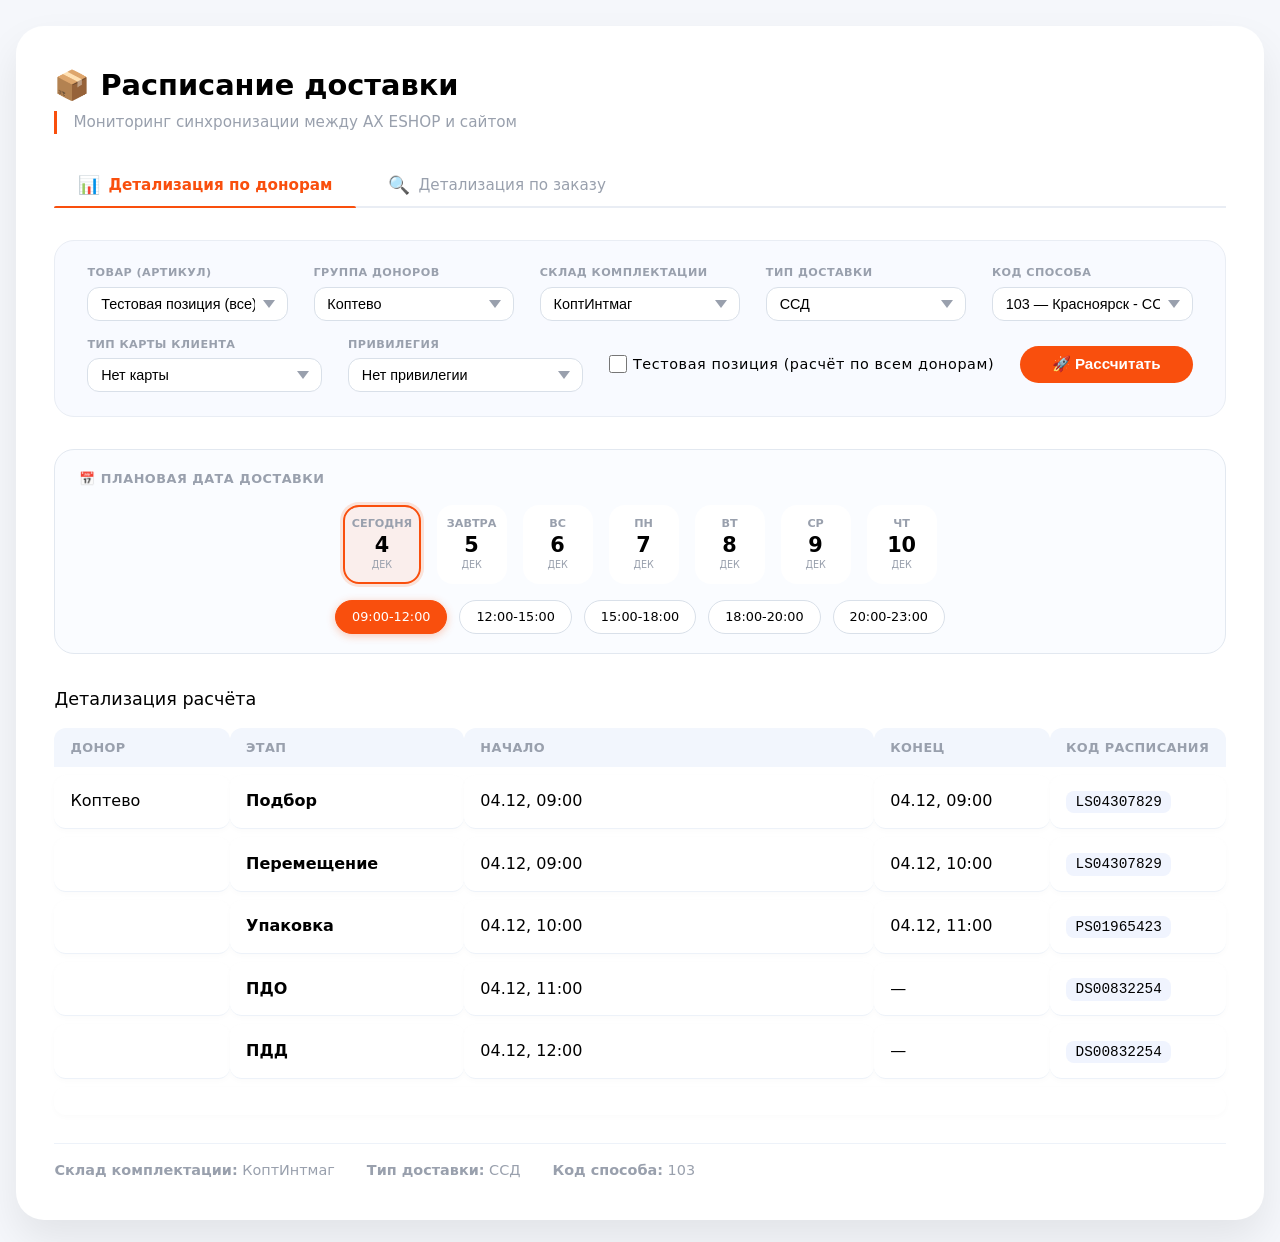
<file: index.html>
<!DOCTYPE html>
<html lang="ru">

<head>
    <meta charset="UTF-8">
    <meta name="viewport" content="width=device-width, initial-scale=1.0">
    <title>Дашборд расписания доставки</title>
    <link rel="stylesheet" href="css/styles.css">
</head>

<body>
    <div class="container">
        <h1>📦 Расписание доставки</h1>
        <div class="subtitle">Мониторинг синхронизации между AX ESHOP и сайтом</div>

        <!-- Навигационное меню (табы) -->
        <div class="tab-nav" id="tabNav">
            <button class="tab-btn active" data-tab="donors">
                <span class="tab-icon">📊</span>
                <span class="tab-label">Детализация по донорам</span>
            </button>
            <button class="tab-btn" data-tab="order">
                <span class="tab-icon">🔍</span>
                <span class="tab-label">Детализация по заказу</span>
            </button>
        </div>

        <!-- Вкладка: Детализация по донорам -->
        <div class="tab-content active" id="tabDonors">
            <!-- Панель фильтров -->
            <div class="filters" id="filterPanel">
                <div class="filters-row">
                    <div class="filter-group">
                        <label for="product">Товар (артикул)</label>
                        <select id="product">
                            <option value="TEST-001">Тестовая позиция (все)</option>
                            <option value="SKU-1001">Сумка SKU-1001</option>
                            <option value="SKU-2002">Кроссовки SKU-2002</option>
                            <option value="SKU-3003">Платье SKU-3003</option>
                        </select>
                    </div>

                    <div class="filter-group">
                        <label for="donor">Группа доноров</label>
                        <select id="donor">
                            <option value="Коптево">Коптево</option>
                            <option value="Сум">Сум</option>
                            <option value="Браст">Браст</option>
                            <option value="ДЛТ">ДЛТ</option>
                            <option value="Оксмер">Оксмер</option>
                            <option value="Бутики">Бутики</option>
                            <option value="ALL">Все доноры</option>
                        </select>
                    </div>

                    <div class="filter-group">
                        <label for="destination">Склад комплектации</label>
                        <select id="destination">
                            <option value="КоптИнтмаг">КоптИнтмаг</option>
                            <option value="ИнтМаг">ИнтМаг</option>
                            <option value="ДИнтМаг">ДИнтМаг</option>
                        </select>
                    </div>

                    <div class="filter-group">
                        <label for="deliveryType">Тип доставки</label>
                        <select id="deliveryType">
                            <option value="ССД">ССД</option>
                            <option value="ПВЗ">ПВЗ</option>
                        </select>
                    </div>

                    <div class="filter-group">
                        <label for="deliveryCode">Код способа</label>
                        <select id="deliveryCode">
                            <!-- заполняется динамически -->
                        </select>
                    </div>
                </div>

                <div class="filters-row">
                    <div class="filter-group">
                        <label for="cardType">Тип карты клиента</label>
                        <select id="cardType">
                            <option value="White">Нет карты</option>
                            <option value="White">White</option>
                            <option value="Orange">Orange</option>
                            <option value="Black">Black</option>
                        </select>
                    </div>

                    <div class="filter-group">
                        <label for="privilege">Привилегия</label>
                        <select id="privilege">
                            <option value="VIP_online">Нет привилегии</option>
                            <option value="VIP_online">VIP_online</option>
                            <option value="Orange+">Orange+</option>
                            <option value="Black">Black</option>
                            <option value="VIP_Outlet">VIP_Outlet</option>
                            <option value="CC_Private">CC Private</option>
                            <option value="Online_private">Online_private</option>
                            <option value="PVZ_Select">PVZ Select</option>
                        </select>
                    </div>

                    <div class="filter-group checkbox-group">
                        <input type="checkbox" id="testMode">
                        <label for="testMode">Тестовая позиция (расчёт по всем донорам)</label>
                    </div>

                    <button class="btn-calculate" id="calcBtn">🚀 Рассчитать</button>
                </div>
            </div>

            <!-- Лоадер (доноры) -->
            <div class="loader" id="loader">
                <div class="loader-spinner"></div>
                <div class="loader-text">Выполняется расчёт...</div>
            </div>

            <!-- Сообщение об ошибке -->
            <div class="error-message" id="errorMessage"></div>

            <!-- Результат -->
            <div class="result-area">
                <div id="resultPlaceholder" class="result-placeholder">
                    <span>📊</span>
                    <p>Выберите параметры и нажмите «Рассчитать»</p>
                </div>

                <div id="resultCard" class="result-card">
                    <!-- ПДД: горизонтальный календарь -->
                    <div class="pdd-block" id="pddBlock">
                        <div class="pdd-label">📅 Плановая дата доставки</div>
                        <div class="pdd-calendar" id="pddCalendar">
                            <!-- заполняется скриптом -->
                        </div>
                    </div>

                    <!-- Детализация -->
                    <h3 style="font-weight: 500; font-size: 1.1rem; margin-bottom: 0.5rem; color: #000;">Детализация расчёта
                    </h3>
                    <table class="stages-table" id="stagesTable">
                        <thead>
                            <tr>
                                <th style="width: 15%;">Донор</th>
                                <th style="width: 20%;">Этап</th>
                                <th style="width: 35%;">Начало</th>
                                <th style="width: 15%;">Конец</th>
                                <th style="width: 15%;">Код расписания</th>
                            </tr>
                        </thead>
                        <tbody id="stagesBody"></tbody>
                    </table>

                    <div class="info-row">
                        <div><strong>Склад комплектации:</strong> <span id="selectedDestination">—</span></div>
                        <div><strong>Тип доставки:</strong> <span id="selectedDeliveryType">—</span></div>
                        <div><strong>Код способа:</strong> <span id="selectedDeliveryCode">—</span></div>
                    </div>
                </div>
            </div>
        </div>

        <!-- Вкладка: Детализация по заказу -->
        <div class="tab-content" id="tabOrder">
            <div class="order-search-block">
                <div class="order-search-header">
                    <span class="order-search-title">🔍 Детализация расчёта по заказу</span>
                    <span class="order-search-hint">Введите номер заказа из Axapta для просмотра готового расчёта</span>
                </div>
                <div class="order-search-row">
                    <div class="order-search-input-group">
                        <label for="orderIdInput">Номер заказа</label>
                        <input type="text" id="orderIdInput" placeholder="Например: AX-2026-001234" value="AX-2026-001234">
                    </div>
                    <button class="btn-calculate" id="orderCalcBtn">📋 Показать расчёт</button>
                </div>
                <div id="orderCalcResult" class="order-calc-result"></div>
            </div>
        </div>
    </div>

    <!-- Скрипты: порядок важен! -->
    <script src="js/config.js"></script>
    <script src="js/utils.js"></script>
    <script src="js/calculator.js"></script>
    <script src="js/models.js"></script>
    <script src="js/api.js"></script>
    <script src="js/render.js"></script>
    <script src="js/filters.js"></script>
    <script src="js/app.js"></script>
</body>

</html>
</file>
<file: css/styles.css>
/* ============================================================
   Dashboard — Стили (адаптивные)
   ============================================================ */

/* ---------- CSS Custom Properties ---------- */
:root {
    --color-primary: #f94f0d;
    --color-primary-hover: #d93e0a;
    --color-bg: #f5f7fb;
    --color-white: #ffffff;
    --color-text: #000000;
    --color-text-muted: #99a0ad;
    --color-border: #d9e0e9;
    --color-border-light: #e9edf4;
    --color-table-header: #f2f6fd;
    --color-table-row: #ffffff;
    --color-table-border: #edf2f9;
    --color-error-bg: #fff5f5;
    --color-error-border: #fecaca;
    --color-error-text: #dc2626;
    --radius-sm: 12px;
    --radius-md: 20px;
    --radius-lg: 28px;
    --radius-full: 40px;
    --shadow-card: 0 20px 40px rgba(0, 0, 0, 0.08);
    --shadow-row: 0 2px 6px rgba(0, 0, 0, 0.02);
    --font-family: 'Segoe UI', Roboto, system-ui, -apple-system, sans-serif;
    --container-padding: clamp(0.75rem, 3vw, 2.5rem);
    --container-max: 1400px;
}

/* ---------- Reset / Base ---------- */
*,
*::before,
*::after {
    box-sizing: border-box;
    margin: 0;
    padding: 0;
}

html {
    -webkit-text-size-adjust: 100%;
    -webkit-tap-highlight-color: transparent;
}

body {
    font-family: var(--font-family);
    background: var(--color-bg);
    display: flex;
    justify-content: center;
    padding: clamp(0.75rem, 2vw, 2rem) clamp(0.5rem, 1.5vw, 1rem);
    min-height: 100vh;
    color: var(--color-text);
    line-height: 1.5;
}

.container {
    max-width: var(--container-max);
    width: 100%;
    background: var(--color-white);
    border-radius: var(--radius-lg);
    box-shadow: var(--shadow-card);
    padding: var(--container-padding);
}

/* ---------- Header ---------- */
h1 {
    font-weight: 600;
    font-size: clamp(1.3rem, 3vw, 1.8rem);
    color: var(--color-text);
    display: flex;
    align-items: center;
    gap: clamp(0.3rem, 1vw, 0.625rem);
    margin-bottom: 0.25rem;
    flex-wrap: wrap;
}

.subtitle {
    color: var(--color-text-muted);
    font-size: clamp(0.8rem, 1.5vw, 0.95rem);
    margin-bottom: clamp(1rem, 3vw, 2rem);
    border-left: 3px solid var(--color-primary);
    padding-left: clamp(0.5rem, 1.5vw, 1rem);
}

/* ---------- Навигационное меню (табы) ---------- */
.tab-nav {
    display: flex;
    gap: 0.5rem;
    margin-bottom: clamp(1rem, 3vw, 2rem);
    border-bottom: 2px solid var(--color-border-light);
    padding-bottom: 0;
    flex-wrap: wrap;
}

.tab-btn {
    display: flex;
    align-items: center;
    gap: 0.5rem;
    padding: 0.7rem 1.5rem;
    border: none;
    background: transparent;
    color: var(--color-text-muted);
    font-size: clamp(0.85rem, 1.5vw, 0.95rem);
    font-weight: 500;
    cursor: pointer;
    border-radius: var(--radius-sm) var(--radius-sm) 0 0;
    transition: color 0.2s, background 0.2s, box-shadow 0.2s;
    position: relative;
    font-family: var(--font-family);
    white-space: nowrap;
}

.tab-btn:hover {
    color: var(--color-text);
    background: rgba(249, 79, 13, 0.04);
}

.tab-btn.active {
    color: var(--color-primary);
    font-weight: 600;
}

.tab-btn.active::after {
    content: '';
    position: absolute;
    bottom: -2px;
    left: 0;
    right: 0;
    height: 2px;
    background: var(--color-primary);
    border-radius: 2px 2px 0 0;
}

.tab-icon {
    font-size: 1.1rem;
    line-height: 1;
}

.tab-label {
    line-height: 1;
}

/* ---------- Контент вкладок ---------- */
.tab-content {
    display: none;
    animation: fadeIn 0.25s ease;
}

.tab-content.active {
    display: block;
}

/* ---------- Панель фильтров ---------- */
.filters {
    background: #f8faff;
    border-radius: var(--radius-md);
    border: 1px solid var(--color-border-light);
    padding: clamp(1rem, 2.5vw, 1.5rem) clamp(1rem, 3vw, 2rem);
    margin-bottom: clamp(1rem, 3vw, 2rem);
    display: flex;
    flex-direction: column;
    gap: clamp(0.5rem, 1.5vw, 1rem);
}

.filters-row {
    display: flex;
    flex-wrap: wrap;
    align-items: flex-end;
    gap: clamp(0.5rem, 1.5vw, 1.2rem) clamp(0.75rem, 2vw, 2rem);
}

.filters-row:last-child {
    align-items: center;
    justify-content: space-between;
}

.filter-group {
    display: flex;
    flex-direction: column;
    gap: 0.3rem;
    flex: 1 1 130px;
    min-width: clamp(90px, 15vw, 130px);
}

.filter-group label {
    font-size: 0.7rem;
    font-weight: 600;
    text-transform: uppercase;
    letter-spacing: 0.04em;
    color: var(--color-text-muted);
}

.filter-group select,
.filter-group input[type="text"],
.filter-group input[type="number"] {
    padding: 0.5rem 0.8rem;
    border: 1px solid var(--color-border);
    border-radius: var(--radius-sm);
    background: var(--color-white);
    font-size: clamp(0.8rem, 1.5vw, 0.9rem);
    color: var(--color-text);
    transition: border-color 0.2s, box-shadow 0.2s;
    width: 100%;
    min-width: 0;
    -webkit-appearance: none;
    appearance: none;
}

.filter-group select {
    background-image: url("data:image/svg+xml,%3Csvg xmlns='http://www.w3.org/2000/svg' width='12' height='8' viewBox='0 0 12 8'%3E%3Cpath fill='%2399a0ad' d='M6 8L0 0h12z'/%3E%3C/svg%3E");
    background-repeat: no-repeat;
    background-position: right 0.75rem center;
    padding-right: 2rem;
}

.filter-group select:focus,
.filter-group input:focus {
    border-color: var(--color-primary);
    outline: none;
    box-shadow: 0 0 0 3px rgba(249, 79, 13, 0.15);
}

.filter-group select:disabled {
    background-color: #f0f2f5;
    color: var(--color-text-muted);
    cursor: not-allowed;
}

.filter-group.checkbox-group {
    flex-direction: row;
    align-items: center;
    gap: 0.4rem;
    flex: 0 0 auto;
    min-width: auto;
}

.filter-group.checkbox-group label {
    text-transform: none;
    font-weight: 500;
    color: var(--color-text);
    font-size: clamp(0.8rem, 1.5vw, 0.9rem);
    white-space: nowrap;
}

.filter-group.checkbox-group input[type="checkbox"] {
    width: clamp(16px, 2.5vw, 18px);
    height: clamp(16px, 2.5vw, 18px);
    accent-color: var(--color-primary);
    cursor: pointer;
    flex-shrink: 0;
    margin: 0;
}

.btn-calculate {
    background: var(--color-primary);
    color: var(--color-white);
    border: none;
    padding: 0.6rem clamp(1.5rem, 4vw, 2rem);
    border-radius: var(--radius-full);
    font-weight: 600;
    font-size: clamp(0.85rem, 1.5vw, 0.95rem);
    cursor: pointer;
    transition: background 0.2s, transform 0.2s;
    white-space: nowrap;
    flex-shrink: 0;
}

.btn-calculate:hover {
    background: var(--color-primary-hover);
    transform: scale(1.02);
}

.btn-calculate:active {
    transform: scale(0.98);
}

/* ---------- Блок поиска по заказу ---------- */
.order-search-block {
    background: #f8faff;
    border-radius: var(--radius-md);
    border: 1px solid var(--color-border-light);
    padding: clamp(1rem, 2.5vw, 1.5rem) clamp(1rem, 3vw, 2rem);
    margin-bottom: clamp(1rem, 3vw, 2rem);
}

.order-search-header {
    margin-bottom: 0.75rem;
}

.order-search-title {
    font-weight: 600;
    font-size: clamp(0.95rem, 1.5vw, 1.05rem);
    color: var(--color-text);
    display: block;
    margin-bottom: 0.2rem;
}

.order-search-hint {
    font-size: 0.8rem;
    color: var(--color-text-muted);
}

.order-search-row {
    display: flex;
    flex-wrap: wrap;
    align-items: flex-end;
    gap: clamp(0.5rem, 1.5vw, 1rem);
}

.order-search-input-group {
    display: flex;
    flex-direction: column;
    gap: 0.3rem;
    flex: 1 1 280px;
    min-width: 200px;
}

.order-search-input-group label {
    font-size: 0.7rem;
    font-weight: 600;
    text-transform: uppercase;
    letter-spacing: 0.04em;
    color: var(--color-text-muted);
}

.order-search-input-group input[type="text"] {
    padding: 0.5rem 0.8rem;
    border: 1px solid var(--color-border);
    border-radius: var(--radius-sm);
    background: var(--color-white);
    font-size: clamp(0.85rem, 1.5vw, 0.95rem);
    color: var(--color-text);
    transition: border-color 0.2s, box-shadow 0.2s;
    width: 100%;
    font-family: 'Cascadia Code', 'Fira Code', 'Consolas', monospace;
}

.order-search-input-group input[type="text"]:focus {
    border-color: var(--color-primary);
    outline: none;
    box-shadow: 0 0 0 3px rgba(249, 79, 13, 0.15);
}

/* ---------- Результат поиска по заказу ---------- */
.order-calc-result {
    display: none;
    margin-top: 1rem;
    animation: fadeIn 0.3s ease;
}

.order-calc-card {
    background: var(--color-white);
    border: 1px solid var(--color-border-light);
    border-radius: var(--radius-sm);
    padding: clamp(0.75rem, 2vw, 1.25rem);
}

.order-calc-card.order-calc-error {
    border-color: var(--color-error-border);
    background: var(--color-error-bg);
}

.order-calc-header {
    display: flex;
    align-items: center;
    justify-content: space-between;
    flex-wrap: wrap;
    gap: 0.5rem;
    margin-bottom: 1rem;
    padding-bottom: 0.75rem;
    border-bottom: 1px solid var(--color-table-border);
}

.order-calc-title {
    font-weight: 600;
    font-size: 1rem;
    color: var(--color-text);
}

.order-calc-badge {
    font-family: 'Cascadia Code', 'Fira Code', 'Consolas', monospace;
    font-size: 0.8rem;
    background: var(--color-primary);
    color: var(--color-white);
    padding: 0.25rem 0.75rem;
    border-radius: 30px;
    font-weight: 600;
}

/* ---------- Сетка информации о заказе ---------- */
.order-info-grid {
    display: grid;
    grid-template-columns: repeat(auto-fill, minmax(200px, 1fr));
    gap: 0.5rem 1rem;
    margin-bottom: 0.75rem;
}

.order-info-item {
    display: flex;
    flex-direction: column;
    gap: 0.1rem;
}

.order-info-label {
    font-size: 0.65rem;
    font-weight: 600;
    text-transform: uppercase;
    letter-spacing: 0.04em;
    color: var(--color-text-muted);
}

.order-info-value {
    font-size: 0.9rem;
    color: var(--color-text);
    font-weight: 500;
}

/* ---------- Блок с плановой датой доставки в карточке заказа ---------- */
.order-calc-delivery {
    background: rgba(249, 79, 13, 0.06);
    border: 1px solid rgba(249, 79, 13, 0.15);
    border-radius: var(--radius-sm);
    padding: 0.6rem 1rem;
    font-size: 0.95rem;
    color: var(--color-text);
    margin-bottom: 0.5rem;
}

.order-calc-delivery strong {
    color: var(--color-primary);
}

/* ---------- Таблица этапов в карточке заказа ---------- */
.order-stages-table {
    margin-top: 0.25rem;
}

/* ---------- Результат ---------- */
.result-area {
    margin-top: 0.5rem;
}

.result-placeholder {
    display: flex;
    flex-direction: column;
    align-items: center;
    justify-content: center;
    padding: clamp(2rem, 6vw, 3rem) 1rem;
    background: #fafcff;
    border-radius: 24px;
    border: 1px dashed #d0d9e6;
    color: var(--color-text-muted);
    font-size: clamp(0.95rem, 1.5vw, 1.1rem);
    text-align: center;
}

.result-placeholder span {
    font-size: clamp(2rem, 5vw, 2.5rem);
    margin-bottom: 0.5rem;
}

.result-card {
    display: none;
    animation: fadeIn 0.3s ease;
}

@keyframes fadeIn {
    from {
        opacity: 0;
        transform: translateY(10px);
    }
    to {
        opacity: 1;
        transform: translateY(0);
    }
}

/* ---------- Блок ПДД (горизонтальный календарь) ---------- */
.pdd-block {
    background: #fafcff;
    border: 1px solid #e2e8f0;
    border-radius: var(--radius-md);
    padding: clamp(0.75rem, 2vw, 1.2rem) clamp(0.75rem, 2vw, 1.5rem);
    margin-bottom: clamp(1rem, 3vw, 2rem);
}

.pdd-block .pdd-label {
    font-size: 0.8rem;
    font-weight: 600;
    text-transform: uppercase;
    letter-spacing: 0.04em;
    color: var(--color-text-muted);
    margin-bottom: clamp(0.5rem, 1.5vw, 1rem);
}

.pdd-calendar {
    display: flex;
    flex-direction: column;
    gap: 1rem;
}

/* ---------- Строка с датами ---------- */
.pdd-dates-row {
    display: flex;
    flex-wrap: wrap;
    gap: clamp(0.3rem, 1.5vw, 1rem);
    justify-content: center;
}

.pdd-day {
    display: flex;
    flex-direction: column;
    align-items: center;
    min-width: clamp(50px, 10vw, 70px);
    padding: clamp(0.4rem, 0.8vw, 0.6rem) clamp(0.3rem, 0.5vw, 0.5rem);
    border-radius: 16px;
    border: 2px solid transparent;
    transition: border-color 0.2s, background 0.2s, box-shadow 0.2s;
    cursor: pointer;
    flex: 0 1 auto;
    background: var(--color-white);
}

.pdd-day:hover {
    border-color: var(--color-border);
    background: #f8faff;
}

.pdd-day.selected {
    border-color: var(--color-primary);
    background: rgba(249, 79, 13, 0.08);
    box-shadow: 0 0 0 3px rgba(249, 79, 13, 0.15);
}

.pdd-day .day-week {
    font-size: clamp(0.6rem, 1.2vw, 0.7rem);
    font-weight: 600;
    color: var(--color-text-muted);
    text-transform: uppercase;
}

.pdd-day .day-number {
    font-size: clamp(1rem, 2.5vw, 1.3rem);
    font-weight: 700;
    color: var(--color-text);
    line-height: 1.2;
}

.pdd-day .day-month {
    font-size: clamp(0.5rem, 1vw, 0.6rem);
    color: var(--color-text-muted);
    text-transform: uppercase;
}

/* ---------- Строка с интервалами ---------- */
.pdd-slots-row {
    display: flex;
    flex-wrap: wrap;
    gap: clamp(0.3rem, 1vw, 0.75rem);
    justify-content: center;
}

.pdd-slot {
    padding: 0.4rem clamp(0.6rem, 1.5vw, 1rem);
    border-radius: 30px;
    border: 1.5px solid var(--color-border);
    background: var(--color-white);
    font-size: clamp(0.7rem, 1.2vw, 0.8rem);
    color: var(--color-text);
    cursor: pointer;
    transition: background 0.2s, color 0.2s, border-color 0.2s, box-shadow 0.2s;
    white-space: nowrap;
    user-select: none;
}

.pdd-slot:hover {
    border-color: var(--color-primary);
    background: rgba(249, 79, 13, 0.04);
}

.pdd-slot.selected {
    border-color: var(--color-primary);
    background: var(--color-primary);
    color: var(--color-white);
    box-shadow: 0 2px 8px rgba(249, 79, 13, 0.3);
}

/* ---------- Детализация (таблица с донорами) ---------- */
.stages-table {
    width: 100%;
    border-collapse: separate;
    border-spacing: 0 0.5rem;
    margin-top: 0.5rem;
}

.stages-table th {
    text-align: left;
    padding: 0.6rem 1rem;
    background: var(--color-table-header);
    font-weight: 600;
    font-size: 0.8rem;
    text-transform: uppercase;
    letter-spacing: 0.03em;
    color: var(--color-text-muted);
    border-radius: var(--radius-sm) var(--radius-sm) 0 0;
}

.stages-table td {
    background: var(--color-table-row);
    padding: 0.9rem 1rem;
    border-bottom: 1px solid var(--color-table-border);
    border-radius: var(--radius-sm);
    box-shadow: var(--shadow-row);
    vertical-align: middle;
}

.stages-table tr:last-child td {
    border-bottom: none;
}

.stage-name {
    font-weight: 600;
    color: var(--color-text);
}

.stage-dates {
    color: var(--color-text);
    white-space: nowrap;
}

.stage-code {
    font-family: 'Cascadia Code', 'Fira Code', 'Consolas', monospace;
    font-size: clamp(0.8rem, 1.2vw, 0.9rem);
    background: #f0f4fe;
    padding: 0.2rem 0.6rem;
    border-radius: 8px;
    color: var(--color-text);
    white-space: nowrap;
}

.info-row {
    margin-top: 1.2rem;
    font-size: clamp(0.8rem, 1.2vw, 0.9rem);
    color: var(--color-text-muted);
    border-top: 1px solid var(--color-table-border);
    padding-top: 1rem;
    display: flex;
    gap: clamp(0.75rem, 3vw, 2rem);
    flex-wrap: wrap;
}

/* ---------- Лоадер ---------- */
.loader {
    display: none;
    flex-direction: column;
    align-items: center;
    justify-content: center;
    padding: clamp(1.5rem, 4vw, 2rem) 1rem;
    gap: 1rem;
}

.loader-spinner {
    width: clamp(30px, 5vw, 40px);
    height: clamp(30px, 5vw, 40px);
    border: 4px solid var(--color-border-light);
    border-top-color: var(--color-primary);
    border-radius: 50%;
    animation: spin 0.8s linear infinite;
}

@keyframes spin {
    to {
        transform: rotate(360deg);
    }
}

.loader-text {
    color: var(--color-text-muted);
    font-size: clamp(0.85rem, 1.5vw, 0.95rem);
}

/* ---------- Сообщение об ошибке ---------- */
.error-message {
    display: none;
    padding: clamp(0.75rem, 2vw, 1rem) clamp(1rem, 2.5vw, 1.5rem);
    background: var(--color-error-bg);
    border: 1px solid var(--color-error-border);
    border-radius: 16px;
    color: var(--color-error-text);
    font-size: clamp(0.85rem, 1.5vw, 0.95rem);
    margin-bottom: 1rem;
    text-align: center;
}

/* ============================================================
   АДАПТИВНОСТЬ
   ============================================================ */

/* ---------- Адаптивность для блока поиска по заказу ---------- */
@media (max-width: 768px) {
    .order-search-row {
        flex-direction: column;
        align-items: stretch;
    }

    .order-search-input-group {
        flex: 1 1 100%;
        min-width: auto;
    }

    .order-info-grid {
        grid-template-columns: repeat(auto-fill, minmax(150px, 1fr));
    }

    .order-calc-header {
        flex-direction: column;
        align-items: flex-start;
    }
}

@media (max-width: 480px) {
    .order-info-grid {
        grid-template-columns: 1fr 1fr;
    }

    .order-calc-badge {
        font-size: 0.7rem;
        padding: 0.2rem 0.5rem;
    }
}

/* ---------- Планшеты (до 900px) ---------- */
@media (max-width: 900px) {
    .filters-row {
        gap: 0.75rem;
    }

    .filter-group {
        flex: 1 1 100px;
        min-width: 100px;
    }

    .pdd-calendar {
        gap: 0.75rem;
    }
}

/* ---------- Планшеты узкие / Телефоны горизонтально (до 768px) ---------- */
@media (max-width: 768px) {
    .filters-row {
        gap: 0.5rem;
    }

    .filter-group {
        flex: 1 1 calc(50% - 0.5rem);
        min-width: 80px;
    }

    .filter-group.checkbox-group {
        flex: 1 1 100%;
    }

    .pdd-day {
        min-width: 45px;
    }

    .pdd-day .day-slot {
        font-size: 0.6rem;
        padding: 0.2rem 0.4rem;
    }

    /* Таблица превращается в карточки */
    .stages-table thead {
        display: none;
    }

    .stages-table,
    .stages-table tbody,
    .stages-table tr,
    .stages-table td {
        display: block;
    }

    .stages-table tr {
        margin-bottom: 0.75rem;
        background: var(--color-table-row);
        border-radius: var(--radius-sm);
        box-shadow: var(--shadow-row);
        border: 1px solid var(--color-table-border);
        padding: 0.5rem;
    }

    .stages-table td {
        padding: 0.4rem 0.6rem;
        border-bottom: none;
        border-radius: 0;
        box-shadow: none;
        display: flex;
        justify-content: space-between;
        align-items: center;
        gap: 0.5rem;
    }

    .stages-table td::before {
        content: attr(data-label);
        font-weight: 600;
        font-size: 0.75rem;
        text-transform: uppercase;
        letter-spacing: 0.03em;
        color: var(--color-text-muted);
        flex-shrink: 0;
    }

    .stages-table td:last-child {
        border-bottom: none;
    }

    .stages-table tr[style*="height"] {
        display: none;
    }

    .stage-dates {
        white-space: normal;
        text-align: right;
    }
}

/* ---------- Телефоны (до 480px) ---------- */
@media (max-width: 480px) {
    body {
        padding: 0;
    }

    .container {
        border-radius: 0;
        box-shadow: none;
        padding: 0.75rem;
        min-height: 100vh;
    }

    h1 {
        font-size: 1.2rem;
    }

    .filters {
        padding: 0.75rem;
        border-radius: var(--radius-sm);
    }

    .filters-row {
        flex-direction: column;
        align-items: stretch;
        gap: 0.5rem;
    }

    .filters-row:last-child {
        align-items: stretch;
    }

    .filter-group {
        flex: 1 1 100%;
        min-width: auto;
    }

    .btn-calculate {
        width: 100%;
        text-align: center;
        padding: 0.75rem 1rem;
    }

    .pdd-calendar {
        gap: 0.3rem;
    }

    .pdd-day {
        min-width: 40px;
        padding: 0.2rem 0.1rem;
    }

    .pdd-day .day-number {
        font-size: 0.9rem;
    }

    .pdd-day .day-slot {
        font-size: 0.55rem;
        padding: 0.15rem 0.3rem;
        margin-top: 0.2rem;
    }

    .stages-table td {
        padding: 0.3rem 0.5rem;
        font-size: 0.85rem;
    }

    .stage-code {
        font-size: 0.75rem;
        padding: 0.15rem 0.4rem;
    }

    .info-row {
        flex-direction: column;
        gap: 0.5rem;
    }

    .result-placeholder {
        padding: 1.5rem 0.5rem;
    }
}

/* ---------- Очень маленькие телефоны (до 360px) ---------- */
@media (max-width: 360px) {
    .pdd-day {
        min-width: 35px;
    }

    .pdd-day .day-number {
        font-size: 0.8rem;
    }

    .pdd-day .day-week {
        font-size: 0.5rem;
    }

    .pdd-day .day-month {
        font-size: 0.45rem;
    }

    .pdd-day .day-slot {
        font-size: 0.5rem;
        padding: 0.1rem 0.25rem;
    }
}

/* ---------- Тёмная тема (по желанию) ---------- */
@media (prefers-color-scheme: dark) {
    :root {
        --color-bg: #1a1a2e;
        --color-white: #16213e;
        --color-text: #e0e0e0;
        --color-text-muted: #8892b0;
        --color-border: #2a3a5c;
        --color-border-light: #1e2d4a;
        --color-table-header: #1a2744;
        --color-table-row: #16213e;
        --color-table-border: #1e2d4a;
        --color-error-bg: #2d1b1b;
        --color-error-border: #5c2a2a;
        --color-error-text: #f87171;
        --shadow-card: 0 20px 40px rgba(0, 0, 0, 0.3);
        --shadow-row: 0 2px 6px rgba(0, 0, 0, 0.2);
    }

    .filters {
        background: #1a2744;
    }

    .pdd-block {
        background: #1a2744;
        border-color: #1e2d4a;
    }

    .result-placeholder {
        background: #1a2744;
        border-color: #2a3a5c;
    }

    .stage-code {
        background: #1e2d4a;
        color: #e0e0e0;
    }

    .filter-group select:disabled {
        background-color: #1a1a2e;
    }

    .pdd-day.selected {
        background: rgba(249, 79, 13, 0.15);
    }
}
</file>
